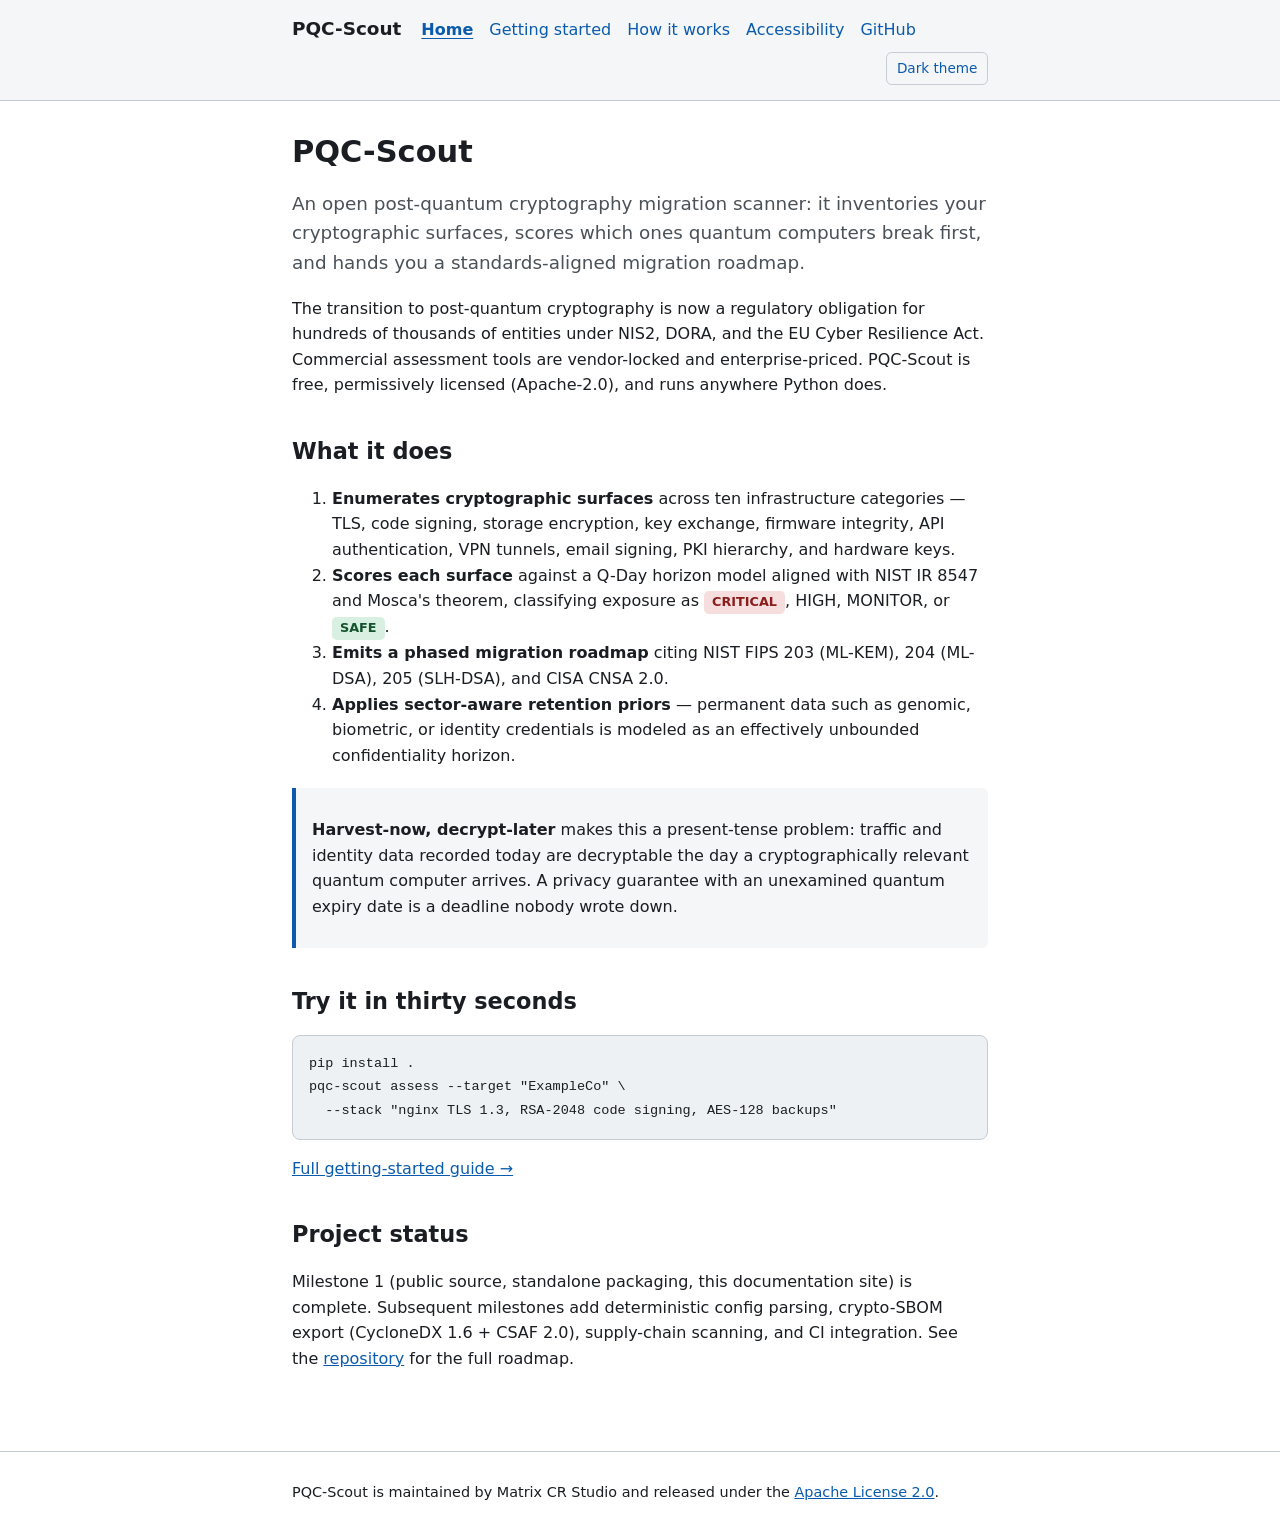
<file: docs/index.html>
<!DOCTYPE html>
<html lang="en">
<head>
  <meta charset="utf-8">
  <meta name="viewport" content="width=device-width, initial-scale=1">
  <title>PQC-Scout — post-quantum migration scanner</title>
  <meta name="description" content="An open-source scanner that inventories cryptographic surfaces, scores their quantum exposure, and emits a NIST-aligned migration roadmap.">
  <link rel="stylesheet" href="assets/style.css">
  <script src="assets/theme.js"></script>
</head>
<body>
  <a class="skip-link" href="#main">Skip to main content</a>
  <header class="site">
    <div class="bar">
      <a class="brand" href="index.html">PQC-Scout</a>
      <nav class="primary" aria-label="Primary">
        <ul>
          <li><a href="index.html" aria-current="page">Home</a></li>
          <li><a href="getting-started.html">Getting started</a></li>
          <li><a href="how-it-works.html">How it works</a></li>
          <li><a href="accessibility.html">Accessibility</a></li>
          <li><a href="https://github.com/matrixcrstudio/pqc-scout">GitHub</a></li>
        </ul>
      </nav>
      <button type="button" class="theme-toggle" aria-pressed="false">Dark theme</button>
    </div>
  </header>

  <main id="main">
    <h1>PQC-Scout</h1>
    <p class="lead">An open post-quantum cryptography migration scanner: it
      inventories your cryptographic surfaces, scores which ones quantum
      computers break first, and hands you a standards-aligned migration
      roadmap.</p>

    <p>The transition to post-quantum cryptography is now a regulatory
      obligation for hundreds of thousands of entities under NIS2, DORA, and
      the EU Cyber Resilience Act. Commercial assessment tools are
      vendor-locked and enterprise-priced. PQC-Scout is free, permissively
      licensed (Apache-2.0), and runs anywhere Python does.</p>

    <h2>What it does</h2>
    <ol>
      <li><strong>Enumerates cryptographic surfaces</strong> across ten
        infrastructure categories — TLS, code signing, storage encryption, key
        exchange, firmware integrity, API authentication, VPN tunnels, email
        signing, PKI hierarchy, and hardware keys.</li>
      <li><strong>Scores each surface</strong> against a Q-Day horizon model
        aligned with NIST IR 8547 and Mosca's theorem, classifying exposure as
        <span class="badge crit">CRITICAL</span>, HIGH, MONITOR, or
        <span class="badge safe">SAFE</span>.</li>
      <li><strong>Emits a phased migration roadmap</strong> citing NIST FIPS
        203 (ML-KEM), 204 (ML-DSA), 205 (SLH-DSA), and CISA CNSA 2.0.</li>
      <li><strong>Applies sector-aware retention priors</strong> — permanent
        data such as genomic, biometric, or identity credentials is modeled as
        an effectively unbounded confidentiality horizon.</li>
    </ol>

    <div class="callout">
      <p><strong>Harvest-now, decrypt-later</strong> makes this a present-tense
      problem: traffic and identity data recorded today are decryptable the day
      a cryptographically relevant quantum computer arrives. A privacy
      guarantee with an unexamined quantum expiry date is a deadline nobody
      wrote down.</p>
    </div>

    <h2>Try it in thirty seconds</h2>
<pre><code>pip install .
pqc-scout assess --target "ExampleCo" \
  --stack "nginx TLS 1.3, RSA-2048 code signing, AES-128 backups"</code></pre>
    <p><a href="getting-started.html">Full getting-started guide &rarr;</a></p>

    <h2>Project status</h2>
    <p>Milestone 1 (public source, standalone packaging, this documentation
      site) is complete. Subsequent milestones add deterministic config
      parsing, crypto-SBOM export (CycloneDX 1.6 + CSAF 2.0), supply-chain
      scanning, and CI integration. See the
      <a href="https://github.com/matrixcrstudio/pqc-scout">repository</a> for
      the full roadmap.</p>
  </main>

  <footer class="site">
    <div class="bar">
      <p>PQC-Scout is maintained by Matrix CR Studio and released under the
        <a href="https://www.apache.org/licenses/LICENSE-2.0">Apache License 2.0</a>.</p>
    </div>
  </footer>
</body>
</html>
</file>
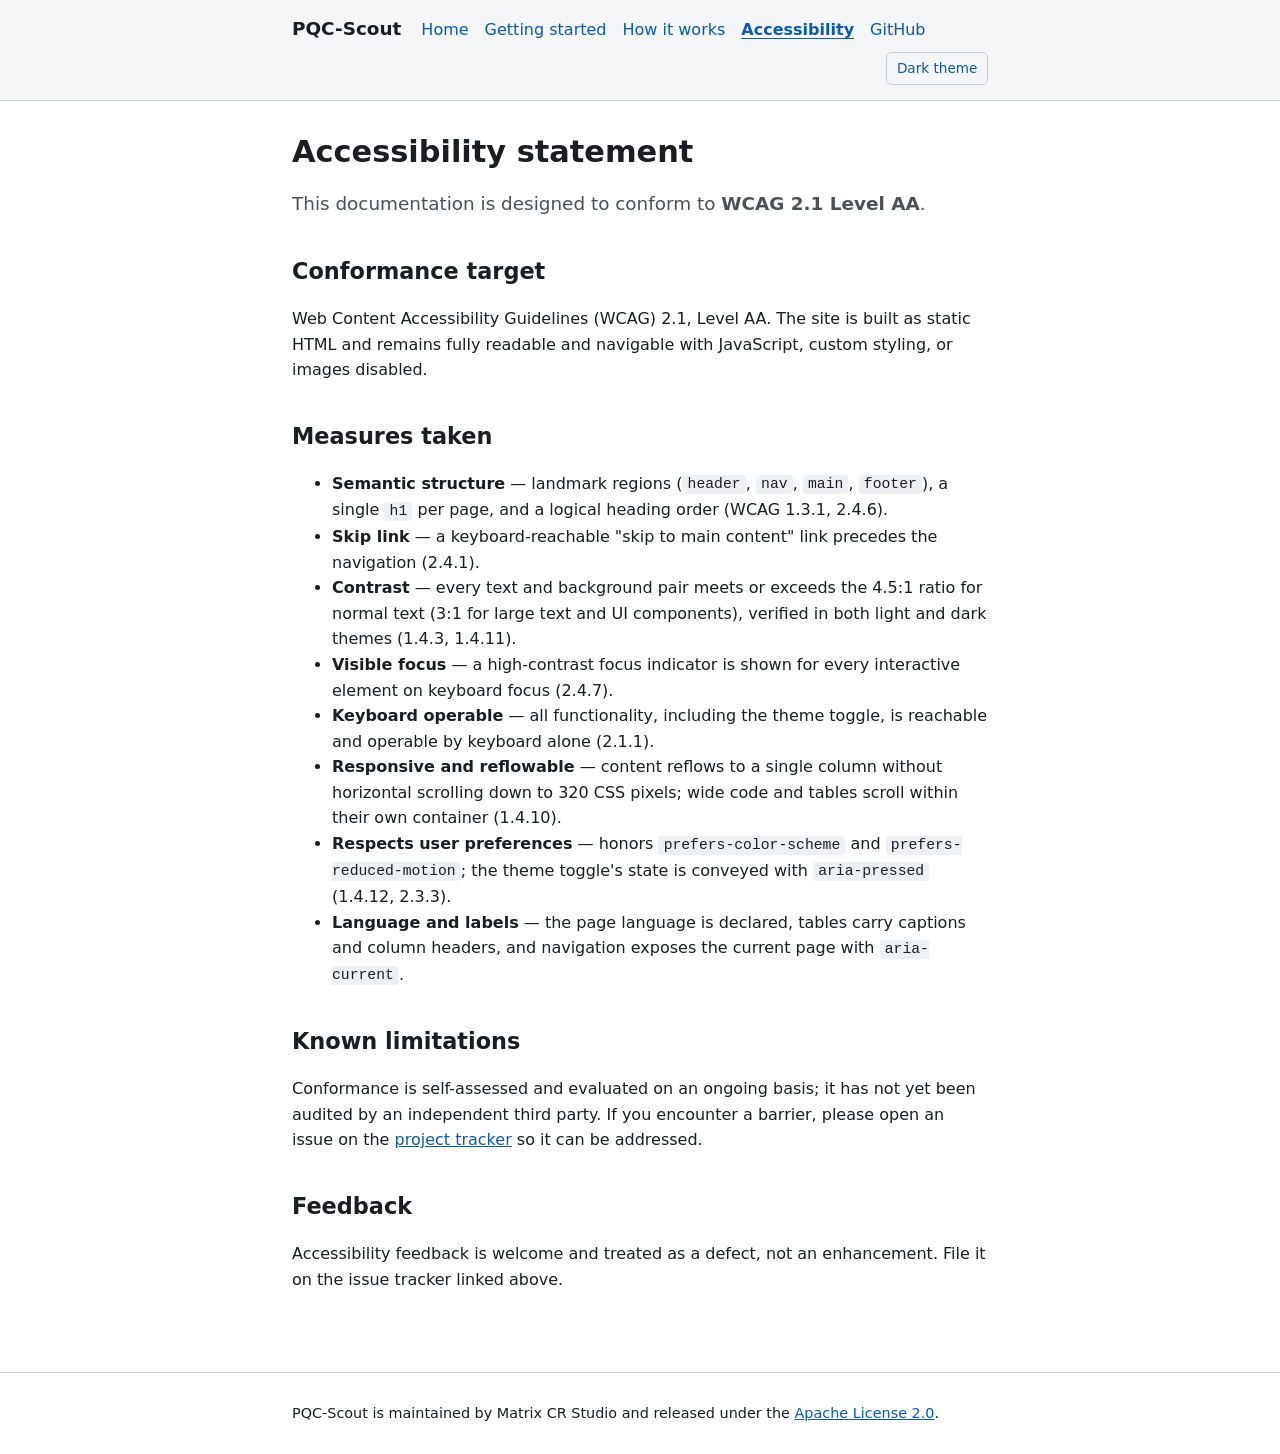
<file: docs/accessibility.html>
<!DOCTYPE html>
<html lang="en">
<head>
  <meta charset="utf-8">
  <meta name="viewport" content="width=device-width, initial-scale=1">
  <title>Accessibility statement — PQC-Scout</title>
  <meta name="description" content="PQC-Scout's documentation conforms to WCAG 2.1 Level AA. This statement records the conformance target and known limitations.">
  <link rel="stylesheet" href="assets/style.css">
  <script src="assets/theme.js"></script>
</head>
<body>
  <a class="skip-link" href="#main">Skip to main content</a>
  <header class="site">
    <div class="bar">
      <a class="brand" href="index.html">PQC-Scout</a>
      <nav class="primary" aria-label="Primary">
        <ul>
          <li><a href="index.html">Home</a></li>
          <li><a href="getting-started.html">Getting started</a></li>
          <li><a href="how-it-works.html">How it works</a></li>
          <li><a href="accessibility.html" aria-current="page">Accessibility</a></li>
          <li><a href="https://github.com/matrixcrstudio/pqc-scout">GitHub</a></li>
        </ul>
      </nav>
      <button type="button" class="theme-toggle" aria-pressed="false">Dark theme</button>
    </div>
  </header>

  <main id="main">
    <h1>Accessibility statement</h1>
    <p class="lead">This documentation is designed to conform to
      <strong>WCAG 2.1 Level AA</strong>.</p>

    <h2>Conformance target</h2>
    <p>Web Content Accessibility Guidelines (WCAG) 2.1, Level AA. The site is
      built as static HTML and remains fully readable and navigable with
      JavaScript, custom styling, or images disabled.</p>

    <h2>Measures taken</h2>
    <ul>
      <li><strong>Semantic structure</strong> — landmark regions
        (<code>header</code>, <code>nav</code>, <code>main</code>,
        <code>footer</code>), a single <code>h1</code> per page, and a logical
        heading order (WCAG 1.3.1, 2.4.6).</li>
      <li><strong>Skip link</strong> — a keyboard-reachable "skip to main
        content" link precedes the navigation (2.4.1).</li>
      <li><strong>Contrast</strong> — every text and background pair meets or
        exceeds the 4.5:1 ratio for normal text (3:1 for large text and UI
        components), verified in both light and dark themes (1.4.3, 1.4.11).</li>
      <li><strong>Visible focus</strong> — a high-contrast focus indicator is
        shown for every interactive element on keyboard focus (2.4.7).</li>
      <li><strong>Keyboard operable</strong> — all functionality, including the
        theme toggle, is reachable and operable by keyboard alone (2.1.1).</li>
      <li><strong>Responsive and reflowable</strong> — content reflows to a
        single column without horizontal scrolling down to 320&nbsp;CSS pixels;
        wide code and tables scroll within their own container (1.4.10).</li>
      <li><strong>Respects user preferences</strong> — honors
        <code>prefers-color-scheme</code> and
        <code>prefers-reduced-motion</code>; the theme toggle's state is
        conveyed with <code>aria-pressed</code> (1.4.12, 2.3.3).</li>
      <li><strong>Language and labels</strong> — the page language is declared,
        tables carry captions and column headers, and navigation exposes the
        current page with <code>aria-current</code>.</li>
    </ul>

    <h2>Known limitations</h2>
    <p>Conformance is self-assessed and evaluated on an ongoing basis; it has
      not yet been audited by an independent third party. If you encounter a
      barrier, please open an issue on the
      <a href="https://github.com/matrixcrstudio/pqc-scout/issues">project
      tracker</a> so it can be addressed.</p>

    <h2>Feedback</h2>
    <p>Accessibility feedback is welcome and treated as a defect, not an
      enhancement. File it on the issue tracker linked above.</p>
  </main>

  <footer class="site">
    <div class="bar">
      <p>PQC-Scout is maintained by Matrix CR Studio and released under the
        <a href="https://www.apache.org/licenses/LICENSE-2.0">Apache License 2.0</a>.</p>
    </div>
  </footer>
</body>
</html>
</file>
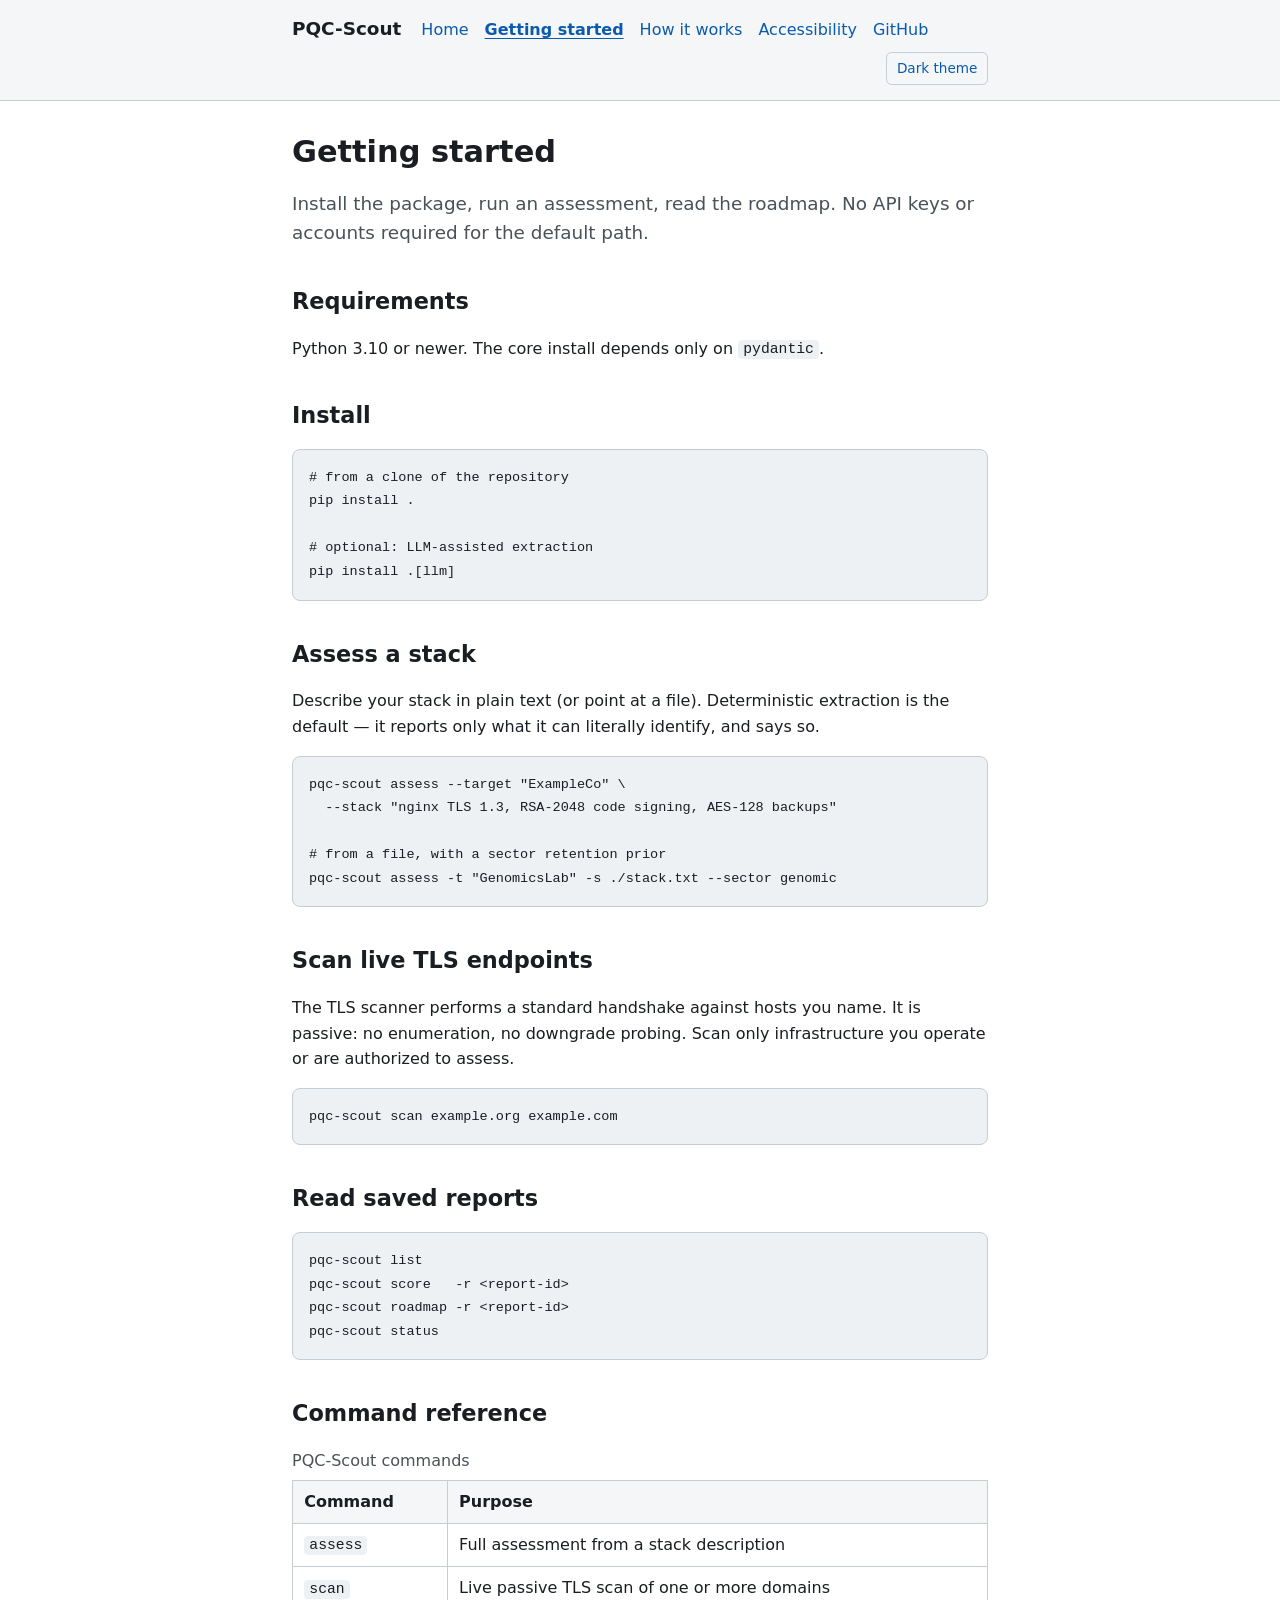
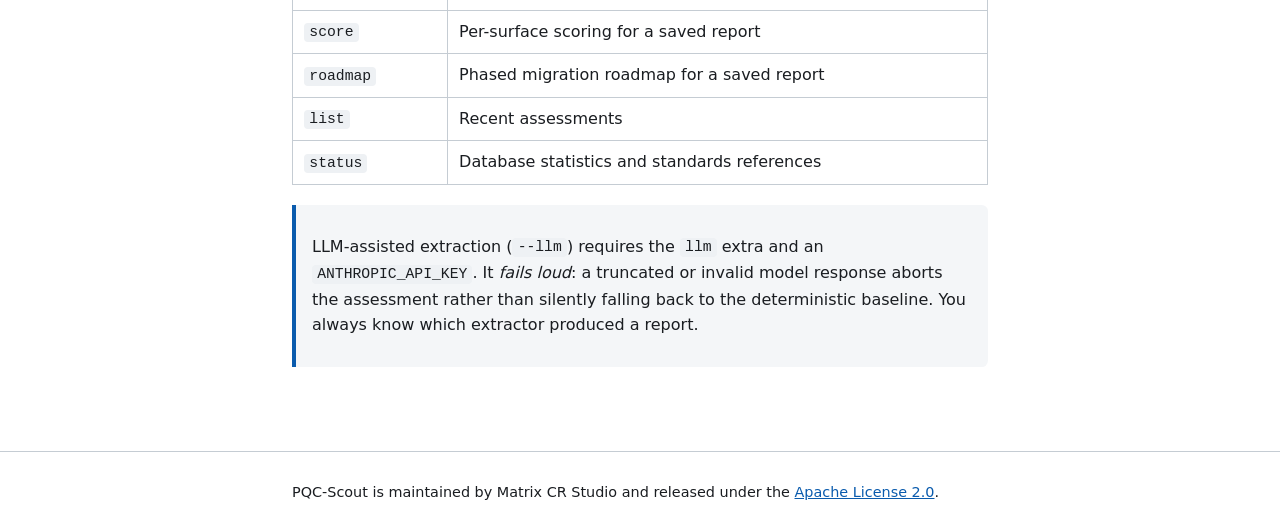
<file: docs/getting-started.html>
<!DOCTYPE html>
<html lang="en">
<head>
  <meta charset="utf-8">
  <meta name="viewport" content="width=device-width, initial-scale=1">
  <title>Getting started — PQC-Scout</title>
  <meta name="description" content="Install PQC-Scout and run your first post-quantum exposure assessment.">
  <link rel="stylesheet" href="assets/style.css">
  <script src="assets/theme.js"></script>
</head>
<body>
  <a class="skip-link" href="#main">Skip to main content</a>
  <header class="site">
    <div class="bar">
      <a class="brand" href="index.html">PQC-Scout</a>
      <nav class="primary" aria-label="Primary">
        <ul>
          <li><a href="index.html">Home</a></li>
          <li><a href="getting-started.html" aria-current="page">Getting started</a></li>
          <li><a href="how-it-works.html">How it works</a></li>
          <li><a href="accessibility.html">Accessibility</a></li>
          <li><a href="https://github.com/matrixcrstudio/pqc-scout">GitHub</a></li>
        </ul>
      </nav>
      <button type="button" class="theme-toggle" aria-pressed="false">Dark theme</button>
    </div>
  </header>

  <main id="main">
    <h1>Getting started</h1>
    <p class="lead">Install the package, run an assessment, read the roadmap.
      No API keys or accounts required for the default path.</p>

    <h2>Requirements</h2>
    <p>Python 3.10 or newer. The core install depends only on
      <code>pydantic</code>.</p>

    <h2>Install</h2>
<pre><code># from a clone of the repository
pip install .

# optional: LLM-assisted extraction
pip install .[llm]</code></pre>

    <h2>Assess a stack</h2>
    <p>Describe your stack in plain text (or point at a file). Deterministic
      extraction is the default — it reports only what it can literally
      identify, and says so.</p>
<pre><code>pqc-scout assess --target "ExampleCo" \
  --stack "nginx TLS 1.3, RSA-2048 code signing, AES-128 backups"

# from a file, with a sector retention prior
pqc-scout assess -t "GenomicsLab" -s ./stack.txt --sector genomic</code></pre>

    <h2>Scan live TLS endpoints</h2>
    <p>The TLS scanner performs a standard handshake against hosts you name.
      It is passive: no enumeration, no downgrade probing. Scan only
      infrastructure you operate or are authorized to assess.</p>
<pre><code>pqc-scout scan example.org example.com</code></pre>

    <h2>Read saved reports</h2>
<pre><code>pqc-scout list
pqc-scout score   -r &lt;report-id&gt;
pqc-scout roadmap -r &lt;report-id&gt;
pqc-scout status</code></pre>

    <h2>Command reference</h2>
    <table>
      <caption>PQC-Scout commands</caption>
      <thead>
        <tr><th scope="col">Command</th><th scope="col">Purpose</th></tr>
      </thead>
      <tbody>
        <tr><td><code>assess</code></td><td>Full assessment from a stack description</td></tr>
        <tr><td><code>scan</code></td><td>Live passive TLS scan of one or more domains</td></tr>
        <tr><td><code>score</code></td><td>Per-surface scoring for a saved report</td></tr>
        <tr><td><code>roadmap</code></td><td>Phased migration roadmap for a saved report</td></tr>
        <tr><td><code>list</code></td><td>Recent assessments</td></tr>
        <tr><td><code>status</code></td><td>Database statistics and standards references</td></tr>
      </tbody>
    </table>

    <div class="callout">
      <p>LLM-assisted extraction (<code>--llm</code>) requires the
      <code>llm</code> extra and an <code>ANTHROPIC_API_KEY</code>. It
      <em>fails loud</em>: a truncated or invalid model response aborts the
      assessment rather than silently falling back to the deterministic
      baseline. You always know which extractor produced a report.</p>
    </div>
  </main>

  <footer class="site">
    <div class="bar">
      <p>PQC-Scout is maintained by Matrix CR Studio and released under the
        <a href="https://www.apache.org/licenses/LICENSE-2.0">Apache License 2.0</a>.</p>
    </div>
  </footer>
</body>
</html>
</file>
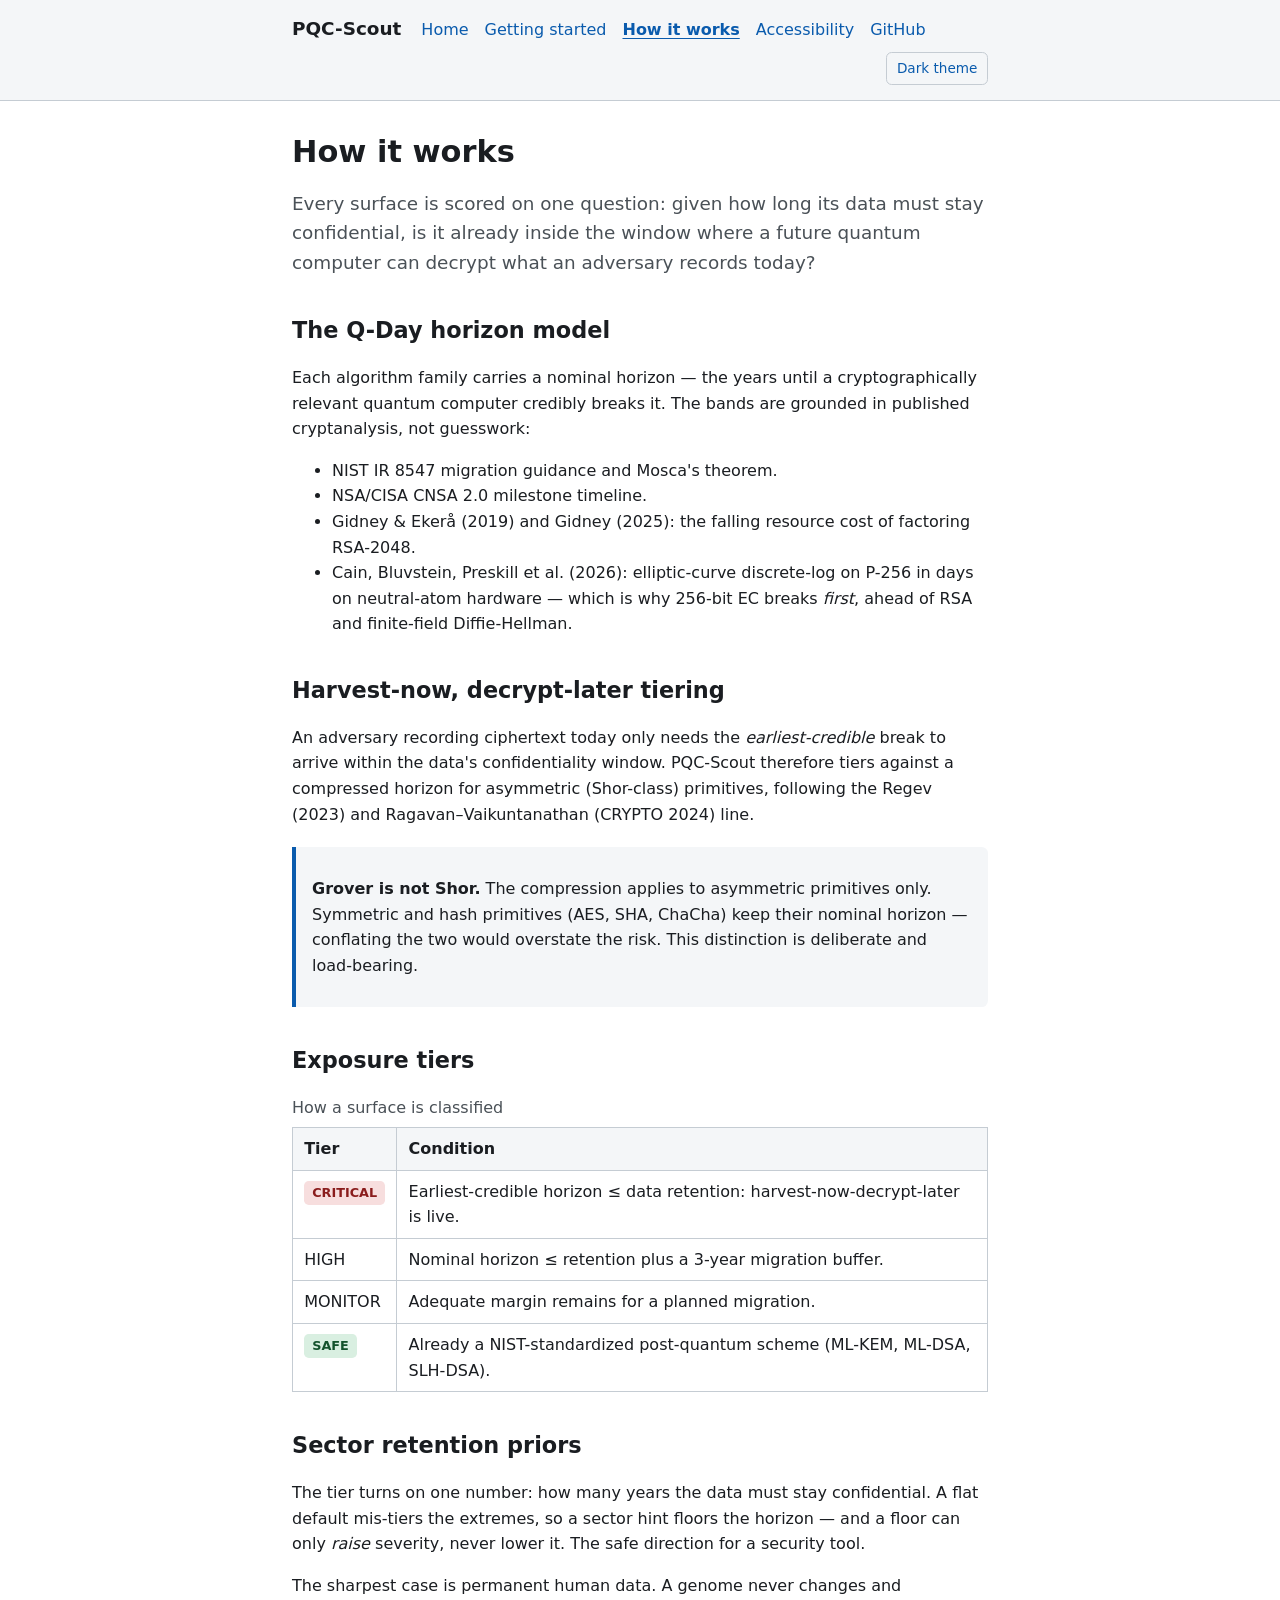
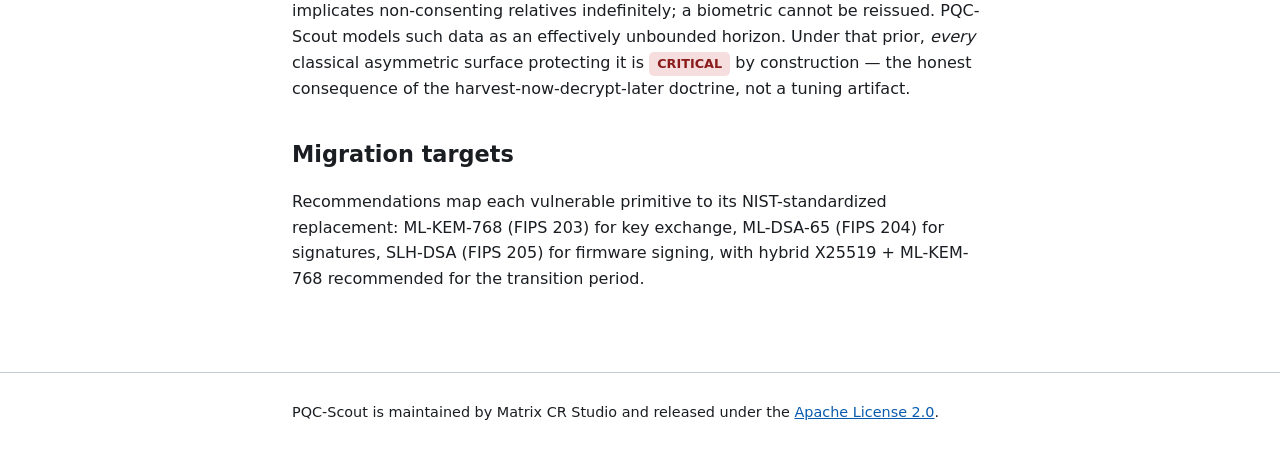
<file: docs/how-it-works.html>
<!DOCTYPE html>
<html lang="en">
<head>
  <meta charset="utf-8">
  <meta name="viewport" content="width=device-width, initial-scale=1">
  <title>How it works — PQC-Scout</title>
  <meta name="description" content="The Q-Day horizon model, harvest-now-decrypt-later tiering, and sector retention priors behind PQC-Scout's exposure scoring.">
  <link rel="stylesheet" href="assets/style.css">
  <script src="assets/theme.js"></script>
</head>
<body>
  <a class="skip-link" href="#main">Skip to main content</a>
  <header class="site">
    <div class="bar">
      <a class="brand" href="index.html">PQC-Scout</a>
      <nav class="primary" aria-label="Primary">
        <ul>
          <li><a href="index.html">Home</a></li>
          <li><a href="getting-started.html">Getting started</a></li>
          <li><a href="how-it-works.html" aria-current="page">How it works</a></li>
          <li><a href="accessibility.html">Accessibility</a></li>
          <li><a href="https://github.com/matrixcrstudio/pqc-scout">GitHub</a></li>
        </ul>
      </nav>
      <button type="button" class="theme-toggle" aria-pressed="false">Dark theme</button>
    </div>
  </header>

  <main id="main">
    <h1>How it works</h1>
    <p class="lead">Every surface is scored on one question: given how long its
      data must stay confidential, is it already inside the window where a
      future quantum computer can decrypt what an adversary records today?</p>

    <h2>The Q-Day horizon model</h2>
    <p>Each algorithm family carries a nominal horizon — the years until a
      cryptographically relevant quantum computer credibly breaks it. The bands
      are grounded in published cryptanalysis, not guesswork:</p>
    <ul>
      <li>NIST IR 8547 migration guidance and Mosca's theorem.</li>
      <li>NSA/CISA CNSA 2.0 milestone timeline.</li>
      <li>Gidney &amp; Ekerå (2019) and Gidney (2025): the falling resource
        cost of factoring RSA-2048.</li>
      <li>Cain, Bluvstein, Preskill et al. (2026): elliptic-curve discrete-log
        on P-256 in days on neutral-atom hardware — which is why 256-bit EC
        breaks <em>first</em>, ahead of RSA and finite-field Diffie-Hellman.</li>
    </ul>

    <h2>Harvest-now, decrypt-later tiering</h2>
    <p>An adversary recording ciphertext today only needs the
      <em>earliest-credible</em> break to arrive within the data's
      confidentiality window. PQC-Scout therefore tiers against a compressed
      horizon for asymmetric (Shor-class) primitives, following the Regev
      (2023) and Ragavan–Vaikuntanathan (CRYPTO 2024) line.</p>
    <div class="callout">
      <p><strong>Grover is not Shor.</strong> The compression applies to
      asymmetric primitives only. Symmetric and hash primitives (AES, SHA,
      ChaCha) keep their nominal horizon — conflating the two would overstate
      the risk. This distinction is deliberate and load-bearing.</p>
    </div>

    <h2>Exposure tiers</h2>
    <table>
      <caption>How a surface is classified</caption>
      <thead>
        <tr><th scope="col">Tier</th><th scope="col">Condition</th></tr>
      </thead>
      <tbody>
        <tr><td><span class="badge crit">CRITICAL</span></td>
          <td>Earliest-credible horizon &le; data retention: harvest-now-decrypt-later is live.</td></tr>
        <tr><td>HIGH</td>
          <td>Nominal horizon &le; retention plus a 3-year migration buffer.</td></tr>
        <tr><td>MONITOR</td>
          <td>Adequate margin remains for a planned migration.</td></tr>
        <tr><td><span class="badge safe">SAFE</span></td>
          <td>Already a NIST-standardized post-quantum scheme (ML-KEM, ML-DSA, SLH-DSA).</td></tr>
      </tbody>
    </table>

    <h2>Sector retention priors</h2>
    <p>The tier turns on one number: how many years the data must stay
      confidential. A flat default mis-tiers the extremes, so a sector hint
      floors the horizon — and a floor can only <em>raise</em> severity, never
      lower it. The safe direction for a security tool.</p>
    <p>The sharpest case is permanent human data. A genome never changes and
      implicates non-consenting relatives indefinitely; a biometric cannot be
      reissued. PQC-Scout models such data as an effectively unbounded horizon.
      Under that prior, <em>every</em> classical asymmetric surface protecting
      it is <span class="badge crit">CRITICAL</span> by construction — the
      honest consequence of the harvest-now-decrypt-later doctrine, not a
      tuning artifact.</p>

    <h2>Migration targets</h2>
    <p>Recommendations map each vulnerable primitive to its NIST-standardized
      replacement: ML-KEM-768 (FIPS 203) for key exchange, ML-DSA-65 (FIPS 204)
      for signatures, SLH-DSA (FIPS 205) for firmware signing, with hybrid
      X25519 + ML-KEM-768 recommended for the transition period.</p>
  </main>

  <footer class="site">
    <div class="bar">
      <p>PQC-Scout is maintained by Matrix CR Studio and released under the
        <a href="https://www.apache.org/licenses/LICENSE-2.0">Apache License 2.0</a>.</p>
    </div>
  </footer>
</body>
</html>
</file>
<file: docs/assets/style.css>
/* PQC-Scout documentation — WCAG 2.1 AA baseline.
   All foreground/background pairs verified >= 4.5:1 (normal text) or
   >= 3:1 (large text / UI components). Theme-aware light + dark. */

:root {
  --bg: #ffffff;
  --surface: #f4f6f8;
  --border: #c5ccd3;
  --text: #1a1d21;        /* on --bg  : 16.1:1 */
  --text-muted: #4a5157;  /* on --bg  : 8.0:1  */
  --link: #0a5bad;        /* on --bg  : 5.3:1  */
  --link-hover: #073e75;
  --accent: #0a5bad;
  --focus: #b8860b;       /* focus ring — 3:1 vs both themes */
  --code-bg: #eef1f4;
  --crit: #8a1c1c;        /* CRITICAL badge text on light chip */
  --crit-bg: #f7dede;
  --safe: #14532d;
  --safe-bg: #d9efe1;
  --maxw: 46rem;
}

@media (prefers-color-scheme: dark) {
  :root {
    --bg: #14171a;
    --surface: #1e2226;
    --border: #3a4147;
    --text: #eceff2;        /* on --bg : 15.0:1 */
    --text-muted: #b3bcc4;  /* on --bg : 8.6:1  */
    --link: #6db3f2;        /* on --bg : 6.8:1  */
    --link-hover: #9cccf7;
    --accent: #6db3f2;
    --focus: #f2c14e;
    --code-bg: #23282d;
    --crit: #ffb3b3;
    --crit-bg: #4a1414;
    --safe: #a5e0bf;
    --safe-bg: #14331f;
  }
}

:root[data-theme="dark"] {
  --bg: #14171a; --surface: #1e2226; --border: #3a4147;
  --text: #eceff2; --text-muted: #b3bcc4; --link: #6db3f2;
  --link-hover: #9cccf7; --accent: #6db3f2; --focus: #f2c14e;
  --code-bg: #23282d; --crit: #ffb3b3; --crit-bg: #4a1414;
  --safe: #a5e0bf; --safe-bg: #14331f;
}
:root[data-theme="light"] {
  --bg: #ffffff; --surface: #f4f6f8; --border: #c5ccd3;
  --text: #1a1d21; --text-muted: #4a5157; --link: #0a5bad;
  --link-hover: #073e75; --accent: #0a5bad; --focus: #b8860b;
  --code-bg: #eef1f4; --crit: #8a1c1c; --crit-bg: #f7dede;
  --safe: #14532d; --safe-bg: #d9efe1;
}

* { box-sizing: border-box; }

html { font-size: 100%; -webkit-text-size-adjust: 100%; }

body {
  margin: 0;
  background: var(--bg);
  color: var(--text);
  font-family: system-ui, -apple-system, "Segoe UI", Roboto, sans-serif;
  line-height: 1.6;
}

/* Skip link — visible on keyboard focus (WCAG 2.4.1). */
.skip-link {
  position: absolute;
  left: -9999px;
  top: 0;
  background: var(--accent);
  color: #ffffff;
  padding: 0.6rem 1rem;
  z-index: 100;
  border-radius: 0 0 0.35rem 0;
}
.skip-link:focus { left: 0; }

/* Visible focus indicator everywhere (WCAG 2.4.7). */
a:focus-visible,
button:focus-visible,
:focus-visible {
  outline: 3px solid var(--focus);
  outline-offset: 2px;
  border-radius: 2px;
}

header.site {
  border-bottom: 1px solid var(--border);
  background: var(--surface);
}
.bar {
  max-width: var(--maxw);
  margin: 0 auto;
  padding: 0.9rem 1.25rem;
  display: flex;
  flex-wrap: wrap;
  align-items: baseline;
  gap: 0.5rem 1.25rem;
}
.bar .brand {
  font-weight: 700;
  font-size: 1.15rem;
  color: var(--text);
  text-decoration: none;
}
nav.primary ul {
  list-style: none;
  margin: 0;
  padding: 0;
  display: flex;
  flex-wrap: wrap;
  gap: 0.25rem 1rem;
}
nav.primary a { color: var(--link); text-decoration: none; }
nav.primary a:hover { text-decoration: underline; }
nav.primary a[aria-current="page"] {
  font-weight: 700;
  text-decoration: underline;
  text-underline-offset: 3px;
}

main {
  max-width: var(--maxw);
  margin: 0 auto;
  padding: 2rem 1.25rem 4rem;
}

h1 { font-size: 1.9rem; line-height: 1.25; margin: 0 0 0.75rem; }
h2 { font-size: 1.4rem; margin: 2.25rem 0 0.6rem; }
h3 { font-size: 1.1rem; margin: 1.6rem 0 0.4rem; }

p, li { color: var(--text); }
.lead { font-size: 1.15rem; color: var(--text-muted); }

a { color: var(--link); }
a:hover { color: var(--link-hover); }

code, pre, kbd {
  font-family: "SFMono-Regular", Consolas, "Liberation Mono", monospace;
  font-size: 0.92em;
}
code { background: var(--code-bg); padding: 0.1em 0.35em; border-radius: 0.25rem; }
pre {
  background: var(--code-bg);
  padding: 1rem;
  border-radius: 0.5rem;
  overflow-x: auto;
  border: 1px solid var(--border);
}
pre code { background: none; padding: 0; }

table { border-collapse: collapse; width: 100%; margin: 1rem 0; }
caption { text-align: left; color: var(--text-muted); padding-bottom: 0.4rem; }
th, td {
  border: 1px solid var(--border);
  padding: 0.5rem 0.7rem;
  text-align: left;
  vertical-align: top;
}
th { background: var(--surface); }

.badge {
  display: inline-block;
  font-size: 0.8rem;
  font-weight: 700;
  padding: 0.1rem 0.5rem;
  border-radius: 0.3rem;
}
.badge.crit { color: var(--crit); background: var(--crit-bg); }
.badge.safe { color: var(--safe); background: var(--safe-bg); }

.callout {
  border-left: 4px solid var(--accent);
  background: var(--surface);
  padding: 0.8rem 1rem;
  margin: 1.25rem 0;
  border-radius: 0 0.4rem 0.4rem 0;
}

footer.site {
  border-top: 1px solid var(--border);
  color: var(--text-muted);
  font-size: 0.9rem;
}
footer.site .bar { display: block; }
footer.site a { color: var(--link); }

.theme-toggle {
  margin-left: auto;
  background: transparent;
  color: var(--link);
  border: 1px solid var(--border);
  border-radius: 0.35rem;
  padding: 0.3rem 0.6rem;
  font: inherit;
  font-size: 0.85rem;
  cursor: pointer;
}
.theme-toggle:hover { border-color: var(--accent); }

@media (prefers-reduced-motion: reduce) {
  * { scroll-behavior: auto !important; transition: none !important; }
}
</file>
